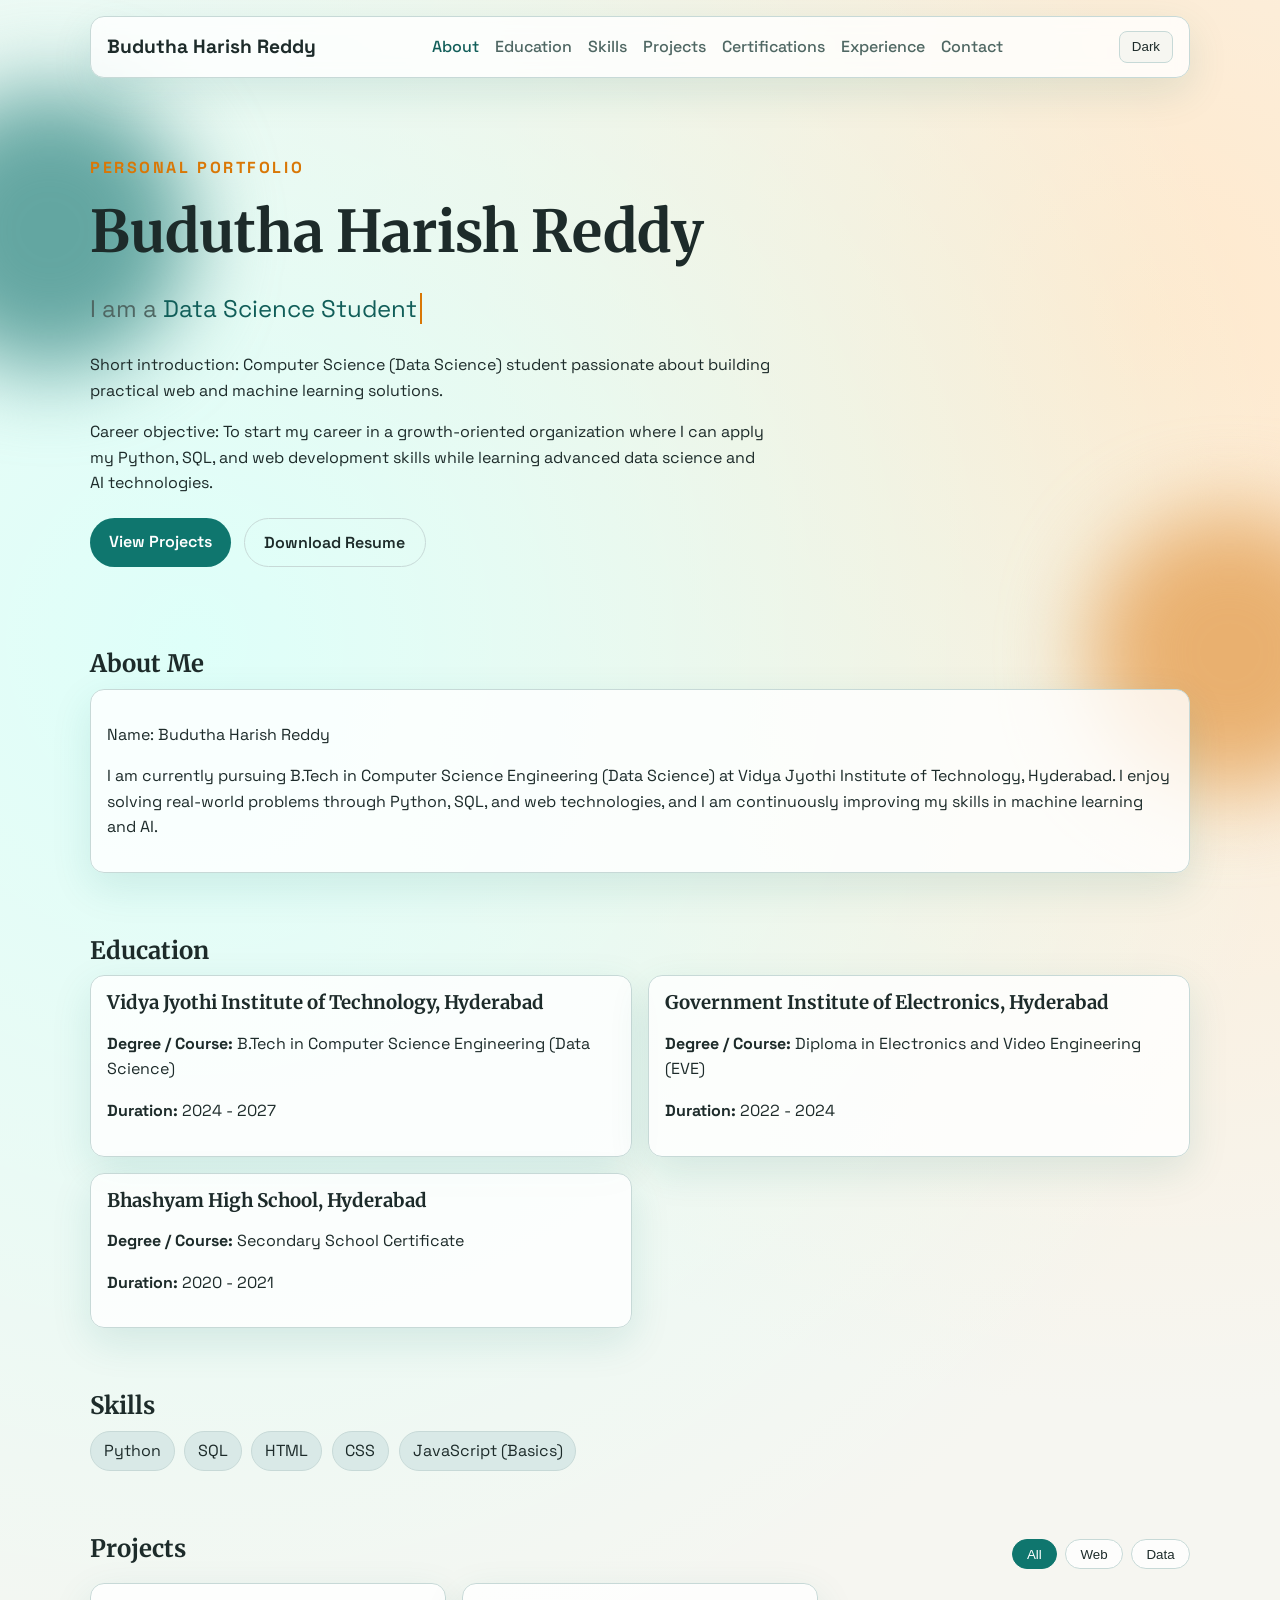
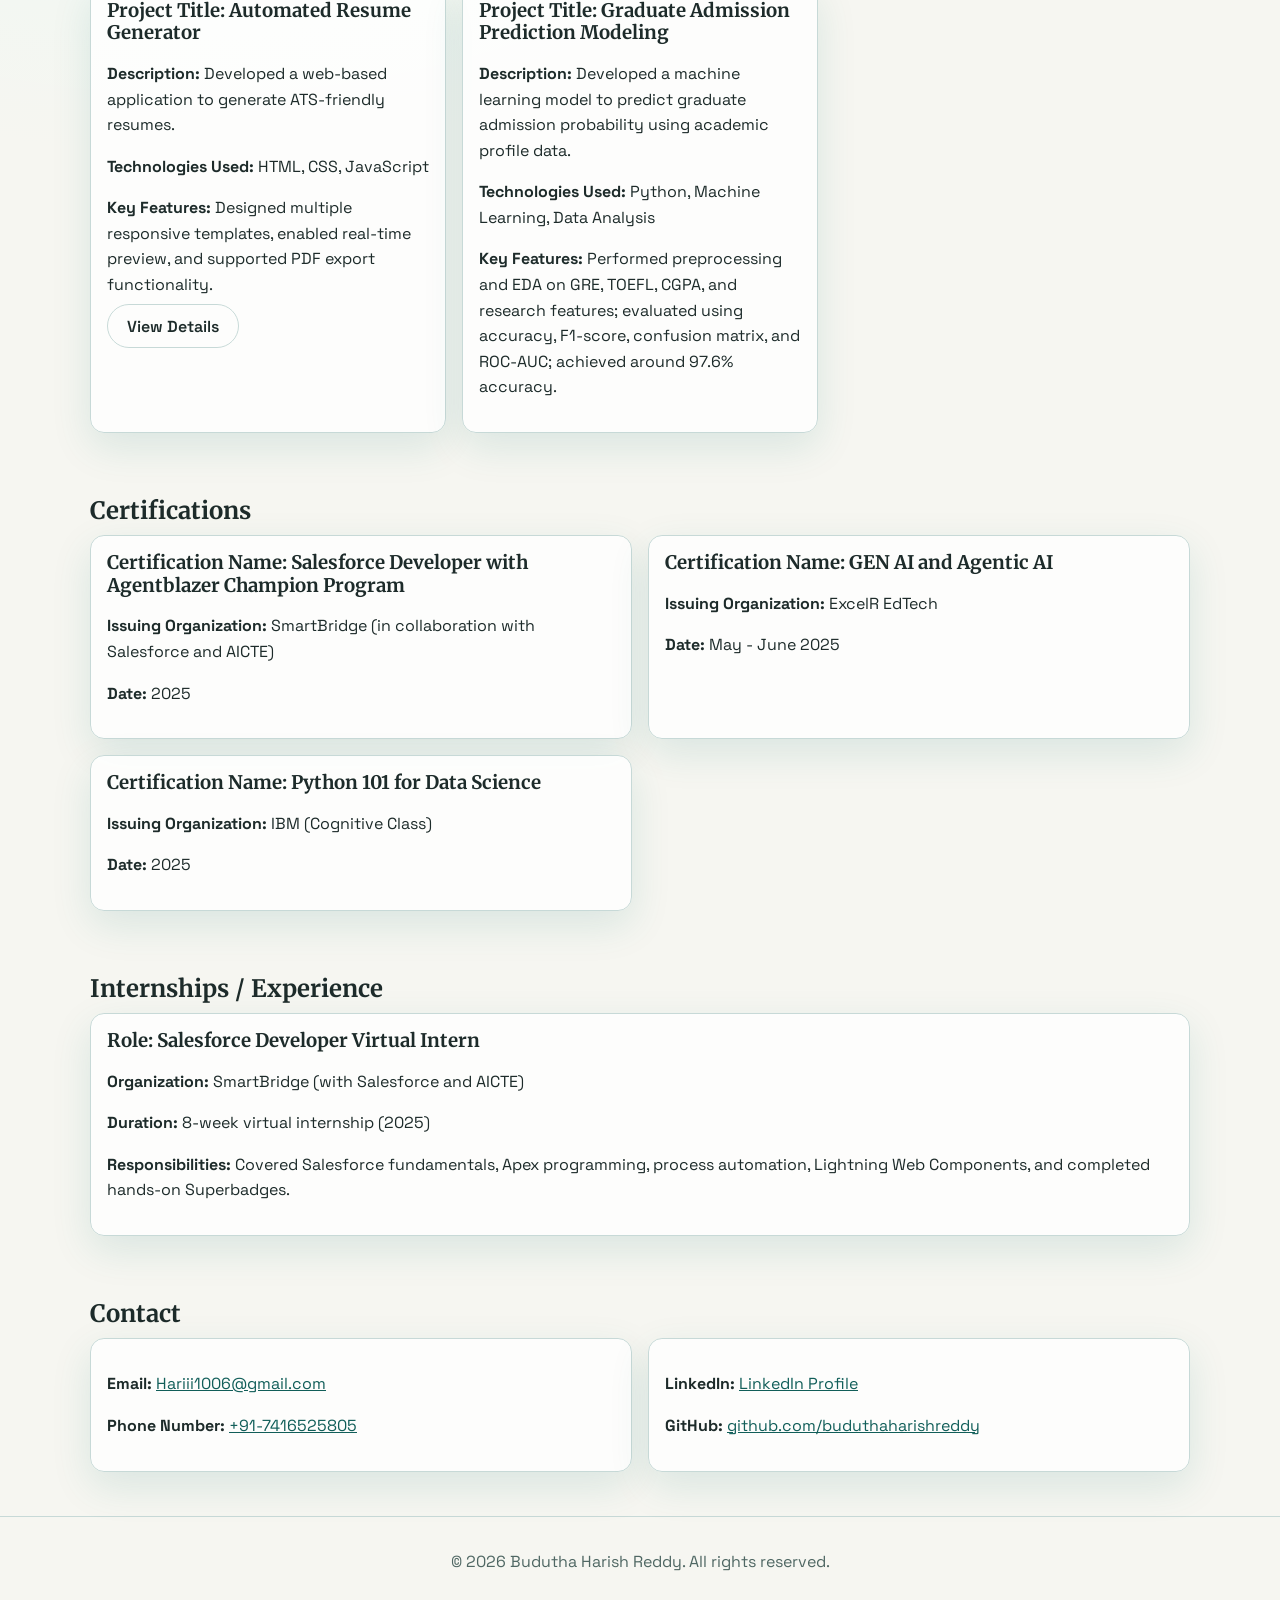
<file: index.html>
<!DOCTYPE html>
<html lang="en">
<head>
  <meta charset="UTF-8" />
  <meta name="viewport" content="width=device-width, initial-scale=1.0" />
  <title>Budutha Harish Reddy | Personal Portfolio</title>
  <meta name="description" content="Personal portfolio website showcasing profile, skills, projects, certifications, and experience." />
  <meta name="keywords" content="Budutha Harish Reddy, portfolio, web developer, data science, Python, SQL, machine learning" />
  <meta name="author" content="Budutha Harish Reddy" />
  <meta property="og:title" content="Budutha Harish Reddy | Personal Portfolio" />
  <meta property="og:description" content="Personal portfolio website showcasing profile, skills, projects, certifications, and experience." />
  <meta property="og:type" content="website" />
  <meta name="robots" content="index, follow" />
  <link rel="canonical" href="https://buduthahrishreddy.github.io" />
  <link rel="preconnect" href="https://fonts.googleapis.com" />
  <link rel="preconnect" href="https://fonts.gstatic.com" crossorigin />
  <link href="https://fonts.googleapis.com/css2?family=Merriweather:wght@400;700&family=Space+Grotesk:wght@400;500;700&display=swap" rel="stylesheet" />
  <link rel="stylesheet" href="styles.css" />
</head>
<body>
  <div class="bg-orb bg-orb-1" aria-hidden="true"></div>
  <div class="bg-orb bg-orb-2" aria-hidden="true"></div>

  <header class="site-header" id="home">
    <nav class="navbar container" aria-label="Main navigation">
      <a href="#home" class="logo">Budutha Harish Reddy</a>

      <button class="nav-toggle" id="navToggle" aria-label="Toggle navigation" aria-expanded="false" aria-controls="navMenu">
        <span></span><span></span><span></span>
      </button>

      <ul class="nav-menu" id="navMenu">
        <li><a href="#about">About</a></li>
        <li><a href="#education">Education</a></li>
        <li><a href="#skills">Skills</a></li>
        <li><a href="#projects">Projects</a></li>
        <li><a href="#certifications">Certifications</a></li>
        <li><a href="#experience">Experience</a></li>
        <li><a href="#contact">Contact</a></li>
      </ul>

      <button class="theme-toggle" id="themeToggle" aria-label="Toggle dark/light mode">Theme</button>
    </nav>

    <section class="hero container reveal">
      <p class="eyebrow">Personal Portfolio</p>
      <h1>Budutha Harish Reddy</h1>
      <p class="lead">
        I am a <span id="typedText" class="typed-text"></span>
      </p>
      <p class="summary">
        Short introduction: Computer Science (Data Science) student passionate about building practical web and machine learning solutions.
      </p>
      <p class="objective">
        Career objective: To start my career in a growth-oriented organization where I can apply my Python, SQL, and web development skills while learning advanced data science and AI technologies.
      </p>
      <div class="hero-actions">
        <a href="#projects" class="btn btn-primary">View Projects</a>
        <a href="resume.txt" class="btn btn-secondary" download>Download Resume</a>
      </div>
    </section>
  </header>

  <main>
    <section id="about" class="section container reveal">
      <h2>About Me</h2>
      <div class="card">
        <p>
          Name: Budutha Harish Reddy
        </p>
        <p>
          I am currently pursuing B.Tech in Computer Science Engineering (Data Science) at Vidya Jyothi Institute of Technology, Hyderabad. I enjoy solving real-world problems through Python, SQL, and web technologies, and I am continuously improving my skills in machine learning and AI.
        </p>
      </div>
    </section>

    <section id="education" class="section container reveal">
      <h2>Education</h2>
      <div class="grid two-col">
        <article class="card">
          <h3>Vidya Jyothi Institute of Technology, Hyderabad</h3>
          <p><strong>Degree / Course:</strong> B.Tech in Computer Science Engineering (Data Science)</p>
          <p><strong>Duration:</strong> 2024 - 2027</p>
        </article>
        <article class="card">
          <h3>Government Institute of Electronics, Hyderabad</h3>
          <p><strong>Degree / Course:</strong> Diploma in Electronics and Video Engineering (EVE)</p>
          <p><strong>Duration:</strong> 2022 - 2024</p>
        </article>
        <article class="card">
          <h3>Bhashyam High School, Hyderabad</h3>
          <p><strong>Degree / Course:</strong> Secondary School Certificate</p>
          <p><strong>Duration:</strong> 2020 - 2021</p>
        </article>
      </div>
    </section>

    <section id="skills" class="section container reveal">
      <h2>Skills</h2>
      <div class="skills-wrap">
        <span class="chip">Python</span>
        <span class="chip">SQL</span>
        <span class="chip">HTML</span>
        <span class="chip">CSS</span>
        <span class="chip">JavaScript (Basics)</span>
      </div>
    </section>

    <section id="projects" class="section container reveal">
      <div class="section-head">
        <h2>Projects</h2>
        <div class="filters" role="group" aria-label="Project filters">
          <button class="filter-btn active" data-filter="all">All</button>
          <button class="filter-btn" data-filter="web">Web</button>
          <button class="filter-btn" data-filter="data">Data</button>
        </div>
      </div>

      <div class="grid project-grid" id="projectGrid">
        <article class="card project-card" data-category="web">
          <h3>Project Title: Automated Resume Generator</h3>
          <p><strong>Description:</strong> Developed a web-based application to generate ATS-friendly resumes.</p>
          <p><strong>Technologies Used:</strong> HTML, CSS, JavaScript</p>
          <p><strong>Key Features:</strong> Designed multiple responsive templates, enabled real-time preview, and supported PDF export functionality.</p>
          <div class="project-actions">
            <a class="btn btn-secondary" href="automated-resume-generator.html">View Details</a>
          </div>
        </article>

        <article class="card project-card" data-category="data">
          <h3>Project Title: Graduate Admission Prediction Modeling</h3>
          <p><strong>Description:</strong> Developed a machine learning model to predict graduate admission probability using academic profile data.</p>
          <p><strong>Technologies Used:</strong> Python, Machine Learning, Data Analysis</p>
          <p><strong>Key Features:</strong> Performed preprocessing and EDA on GRE, TOEFL, CGPA, and research features; evaluated using accuracy, F1-score, confusion matrix, and ROC-AUC; achieved around 97.6% accuracy.</p>
        </article>
      </div>
    </section>

    <section id="certifications" class="section container reveal">
      <h2>Certifications</h2>
      <div class="grid two-col">
        <article class="card">
          <h3>Certification Name: Salesforce Developer with Agentblazer Champion Program</h3>
          <p><strong>Issuing Organization:</strong> SmartBridge (in collaboration with Salesforce and AICTE)</p>
          <p><strong>Date:</strong> 2025</p>
        </article>
        <article class="card">
          <h3>Certification Name: GEN AI and Agentic AI</h3>
          <p><strong>Issuing Organization:</strong> ExcelR EdTech</p>
          <p><strong>Date:</strong> May - June 2025</p>
        </article>
        <article class="card">
          <h3>Certification Name: Python 101 for Data Science</h3>
          <p><strong>Issuing Organization:</strong> IBM (Cognitive Class)</p>
          <p><strong>Date:</strong> 2025</p>
        </article>
      </div>
    </section>

    <section id="experience" class="section container reveal">
      <h2>Internships / Experience</h2>
      <article class="card">
        <h3>Role: Salesforce Developer Virtual Intern</h3>
        <p><strong>Organization:</strong> SmartBridge (with Salesforce and AICTE)</p>
        <p><strong>Duration:</strong> 8-week virtual internship (2025)</p>
        <p><strong>Responsibilities:</strong> Covered Salesforce fundamentals, Apex programming, process automation, Lightning Web Components, and completed hands-on Superbadges.</p>
      </article>
    </section>

    <section id="contact" class="section container reveal">
      <h2>Contact</h2>
      <div class="grid two-col">
        <article class="card">
          <p><strong>Email:</strong> <a href="mailto:Hariii1006@gmail.com">Hariii1006@gmail.com</a></p>
          <p><strong>Phone Number:</strong> <a href="tel:+917416525805">+91-7416525805</a></p>
        </article>
        <article class="card">
          <p><strong>LinkedIn:</strong> <a href="https://www.linkedin.com" target="_blank" rel="noreferrer">LinkedIn Profile</a></p>
          <p><strong>GitHub:</strong> <a href="https://github.com/buduthaharishreddy" target="_blank" rel="noreferrer">github.com/buduthaharishreddy</a></p>
        </article>
      </div>
    </section>
  </main>

  <footer class="site-footer">
    <p>&copy; <span id="year"></span> Budutha Harish Reddy. All rights reserved.</p>
  </footer>

  <script src="script.js"></script>
</body>
</html>
</file>
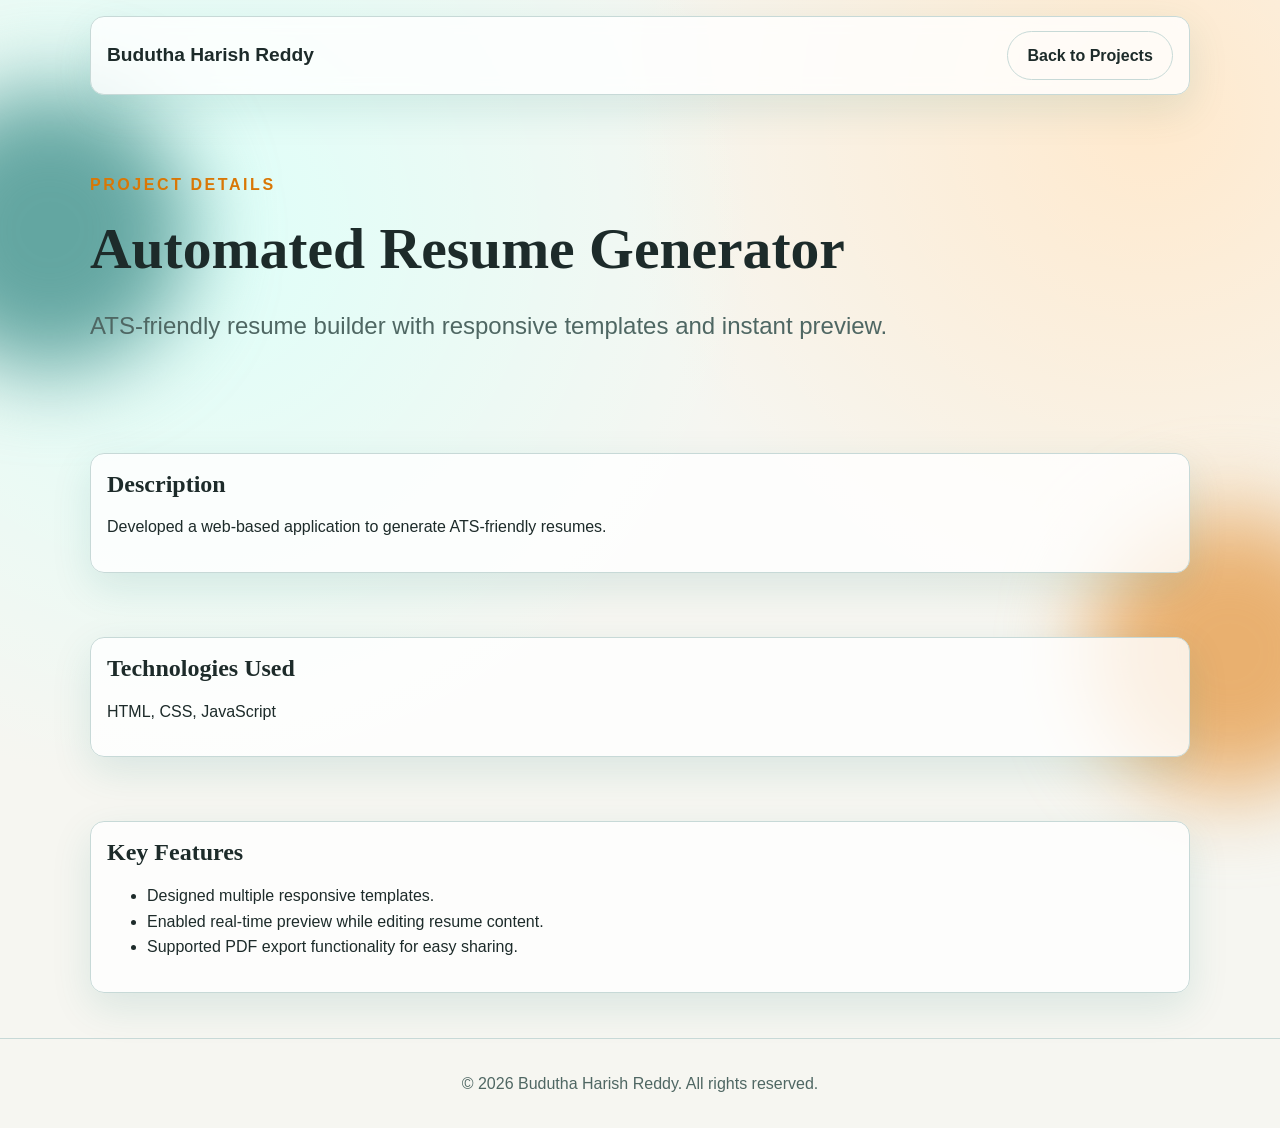
<file: automated-resume-generator.html>
<!DOCTYPE html>
<html lang="en">
<head>
  <meta charset="UTF-8" />
  <meta name="viewport" content="width=device-width, initial-scale=1.0" />
  <title>Automated Resume Generator | Budutha Harish Reddy</title>
  <meta name="description" content="Project details for Automated Resume Generator by Budutha Harish Reddy." />
  <meta name="robots" content="index, follow" />
  <link rel="stylesheet" href="styles.css" />
</head>
<body>
  <div class="bg-orb bg-orb-1" aria-hidden="true"></div>
  <div class="bg-orb bg-orb-2" aria-hidden="true"></div>

  <header class="site-header" id="home">
    <nav class="navbar container" aria-label="Main navigation">
      <a href="index.html" class="logo">Budutha Harish Reddy</a>
      <a class="btn btn-secondary" href="index.html#projects">Back to Projects</a>
    </nav>

    <section class="hero container reveal visible">
      <p class="eyebrow">Project Details</p>
      <h1>Automated Resume Generator</h1>
      <p class="lead">ATS-friendly resume builder with responsive templates and instant preview.</p>
    </section>
  </header>

  <main>
    <section class="section container">
      <article class="card">
        <h2>Description</h2>
        <p>Developed a web-based application to generate ATS-friendly resumes.</p>
      </article>
    </section>

    <section class="section container">
      <article class="card">
        <h2>Technologies Used</h2>
        <p>HTML, CSS, JavaScript</p>
      </article>
    </section>

    <section class="section container">
      <article class="card">
        <h2>Key Features</h2>
        <ul>
          <li>Designed multiple responsive templates.</li>
          <li>Enabled real-time preview while editing resume content.</li>
          <li>Supported PDF export functionality for easy sharing.</li>
        </ul>
      </article>
    </section>
  </main>

  <footer class="site-footer">
    <p>&copy; 2026 Budutha Harish Reddy. All rights reserved.</p>
  </footer>
</body>
</html>
</file>
<file: styles.css>
:root {
  --bg: #f6f6f1;
  --surface: #ffffffcc;
  --text: #1d2b2a;
  --muted: #4f6763;
  --primary: #0f766e;
  --primary-strong: #115e59;
  --accent: #d97706;
  --border: #c7d9d7;
  --shadow: 0 14px 40px rgba(15, 118, 110, 0.12);
}

body.dark {
  --bg: #17201f;
  --surface: #1f2f2dcc;
  --text: #f2f7f6;
  --muted: #b9ccca;
  --primary: #2dd4bf;
  --primary-strong: #5eead4;
  --accent: #f59e0b;
  --border: #2f4743;
  --shadow: 0 14px 40px rgba(0, 0, 0, 0.35);
}

* {
  box-sizing: border-box;
}

html {
  scroll-behavior: smooth;
}

body {
  margin: 0;
  font-family: "Space Grotesk", "Segoe UI", sans-serif;
  color: var(--text);
  background: radial-gradient(circle at 15% 20%, #defff9 0%, transparent 40%),
    radial-gradient(circle at 90% 10%, #ffe9cd 0%, transparent 35%),
    var(--bg);
  line-height: 1.6;
  overflow-x: hidden;
  transition: background-color 300ms ease, color 300ms ease;
}

h1,
h2,
h3 {
  font-family: "Merriweather", Georgia, serif;
  margin: 0 0 0.6rem;
  line-height: 1.2;
}

a {
  color: var(--primary-strong);
}

.container {
  width: min(1100px, 92%);
  margin-inline: auto;
}

.bg-orb {
  position: fixed;
  width: 280px;
  height: 280px;
  border-radius: 50%;
  filter: blur(42px);
  z-index: -1;
}

.bg-orb-1 {
  left: -90px;
  top: 10%;
  background: color-mix(in srgb, var(--primary) 65%, white 35%);
}

.bg-orb-2 {
  right: -90px;
  bottom: 12%;
  background: color-mix(in srgb, var(--accent) 58%, white 42%);
}

.site-header {
  padding: 0.8rem 0 4rem;
}

.navbar {
  position: sticky;
  top: 1rem;
  display: flex;
  align-items: center;
  justify-content: space-between;
  gap: 1rem;
  padding: 0.9rem 1rem;
  border: 1px solid var(--border);
  border-radius: 14px;
  background: var(--surface);
  backdrop-filter: blur(8px);
  box-shadow: var(--shadow);
  z-index: 10;
}

.logo {
  text-decoration: none;
  font-weight: 700;
  font-size: 1.2rem;
  color: var(--text);
}

.nav-menu {
  display: flex;
  list-style: none;
  gap: 1rem;
  margin: 0;
  padding: 0;
}

.nav-menu a {
  text-decoration: none;
  color: var(--muted);
  font-weight: 500;
}

.nav-menu a.active,
.nav-menu a:hover {
  color: var(--primary-strong);
}

.nav-toggle {
  display: none;
  background: transparent;
  border: none;
  cursor: pointer;
}

.nav-toggle span {
  display: block;
  width: 24px;
  height: 2px;
  background: var(--text);
  margin: 5px 0;
}

.theme-toggle {
  border: 1px solid var(--border);
  background: var(--bg);
  color: var(--text);
  border-radius: 8px;
  padding: 0.45rem 0.75rem;
  cursor: pointer;
}

.hero {
  padding-top: 4rem;
  animation: fadeUp 900ms ease both;
}

.eyebrow {
  text-transform: uppercase;
  letter-spacing: 0.16em;
  color: var(--accent);
  font-weight: 700;
}

.hero h1 {
  font-size: clamp(2rem, 6vw, 3.6rem);
}

.lead {
  font-size: clamp(1.1rem, 3vw, 1.5rem);
  color: var(--muted);
  min-height: 2.4rem;
}

.typed-text {
  color: var(--primary-strong);
  border-right: 2px solid var(--accent);
  padding-right: 0.2rem;
}

.summary,
.objective {
  max-width: 68ch;
}

.hero-actions {
  display: flex;
  gap: 0.8rem;
  flex-wrap: wrap;
  margin-top: 1.4rem;
}

.btn {
  text-decoration: none;
  border-radius: 999px;
  padding: 0.66rem 1.2rem;
  font-weight: 600;
}

.btn-primary {
  background: var(--primary);
  color: #fff;
}

.btn-secondary {
  border: 1px solid var(--border);
  color: var(--text);
  background: transparent;
}

.section {
  padding: 1.2rem 0 2.8rem;
}

.card {
  border: 1px solid var(--border);
  border-radius: 14px;
  background: var(--surface);
  box-shadow: var(--shadow);
  padding: 1rem;
}

.grid {
  display: grid;
  gap: 1rem;
}

.two-col {
  grid-template-columns: repeat(2, minmax(0, 1fr));
}

.skills-wrap {
  display: flex;
  flex-wrap: wrap;
  gap: 0.6rem;
}

.chip {
  display: inline-block;
  border: 1px solid var(--border);
  border-radius: 999px;
  padding: 0.4rem 0.8rem;
  background: color-mix(in srgb, var(--surface) 85%, var(--primary) 15%);
}

.section-head {
  display: flex;
  align-items: center;
  justify-content: space-between;
  gap: 1rem;
  flex-wrap: wrap;
  margin-bottom: 0.6rem;
}

.filters {
  display: flex;
  gap: 0.5rem;
  flex-wrap: wrap;
}

.filter-btn {
  border: 1px solid var(--border);
  border-radius: 999px;
  background: var(--surface);
  color: var(--text);
  padding: 0.4rem 0.9rem;
  cursor: pointer;
}

.filter-btn.active {
  background: var(--primary);
  border-color: var(--primary);
  color: #fff;
}

.project-grid {
  grid-template-columns: repeat(3, minmax(0, 1fr));
}

.project-card {
  transition: transform 280ms ease, opacity 280ms ease;
}

.project-actions {
  margin-top: 0.8rem;
}

.project-card.hidden {
  opacity: 0;
  transform: scale(0.96);
  pointer-events: none;
  position: absolute;
}

.reveal {
  opacity: 0;
  transform: translateY(24px);
  transition: opacity 650ms ease, transform 650ms ease;
}

.reveal.visible {
  opacity: 1;
  transform: translateY(0);
}

.site-footer {
  border-top: 1px solid var(--border);
  padding: 1rem;
  text-align: center;
  color: var(--muted);
}

@keyframes fadeUp {
  from {
    opacity: 0;
    transform: translateY(14px);
  }
  to {
    opacity: 1;
    transform: translateY(0);
  }
}

@media (max-width: 900px) {
  .project-grid {
    grid-template-columns: repeat(2, minmax(0, 1fr));
  }

  .two-col {
    grid-template-columns: 1fr;
  }
}

@media (max-width: 700px) {
  .navbar {
    flex-wrap: wrap;
  }

  .nav-toggle {
    display: block;
    order: 2;
  }

  .theme-toggle {
    order: 3;
    margin-left: auto;
  }

  .nav-menu {
    width: 100%;
    order: 4;
    display: none;
    flex-direction: column;
    background: color-mix(in srgb, var(--surface) 90%, black 10%);
    border: 1px solid var(--border);
    border-radius: 10px;
    padding: 0.8rem;
  }

  .nav-menu.open {
    display: flex;
  }

  .project-grid {
    grid-template-columns: 1fr;
  }
}
</file>
